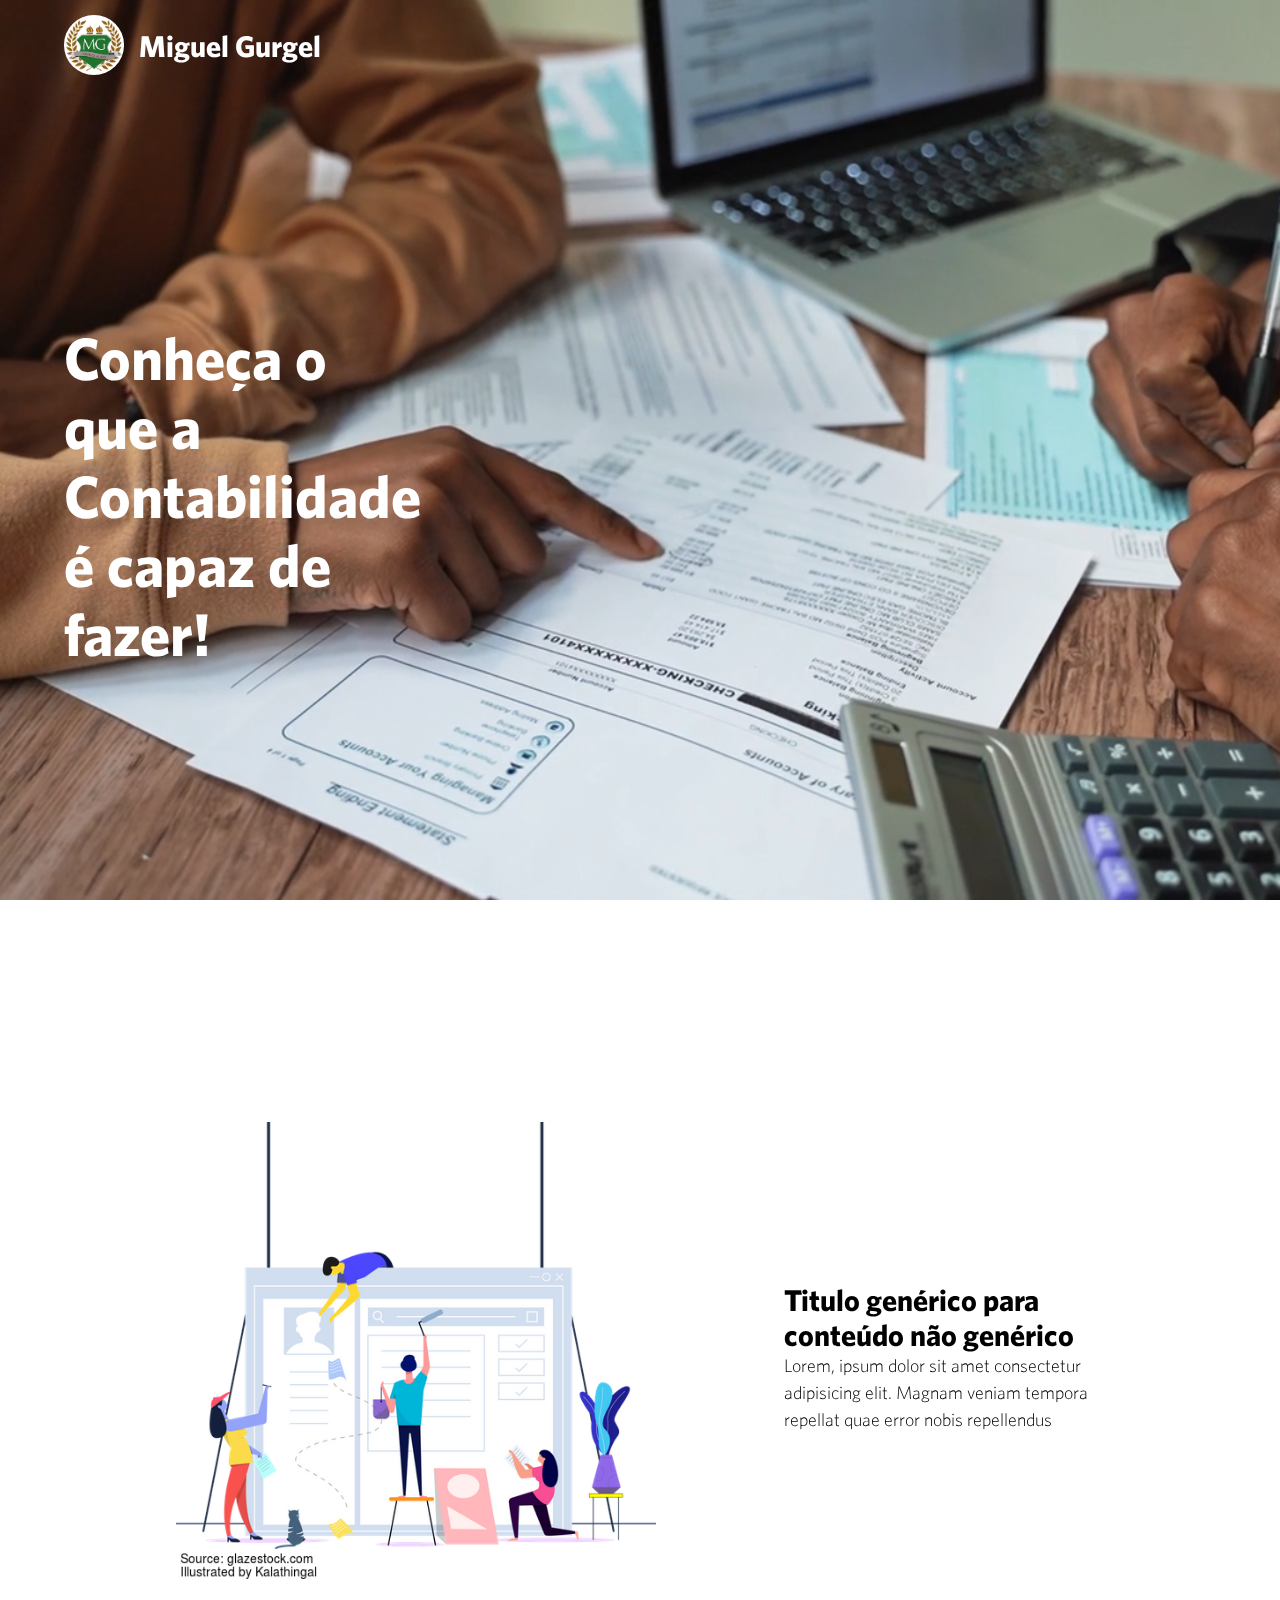
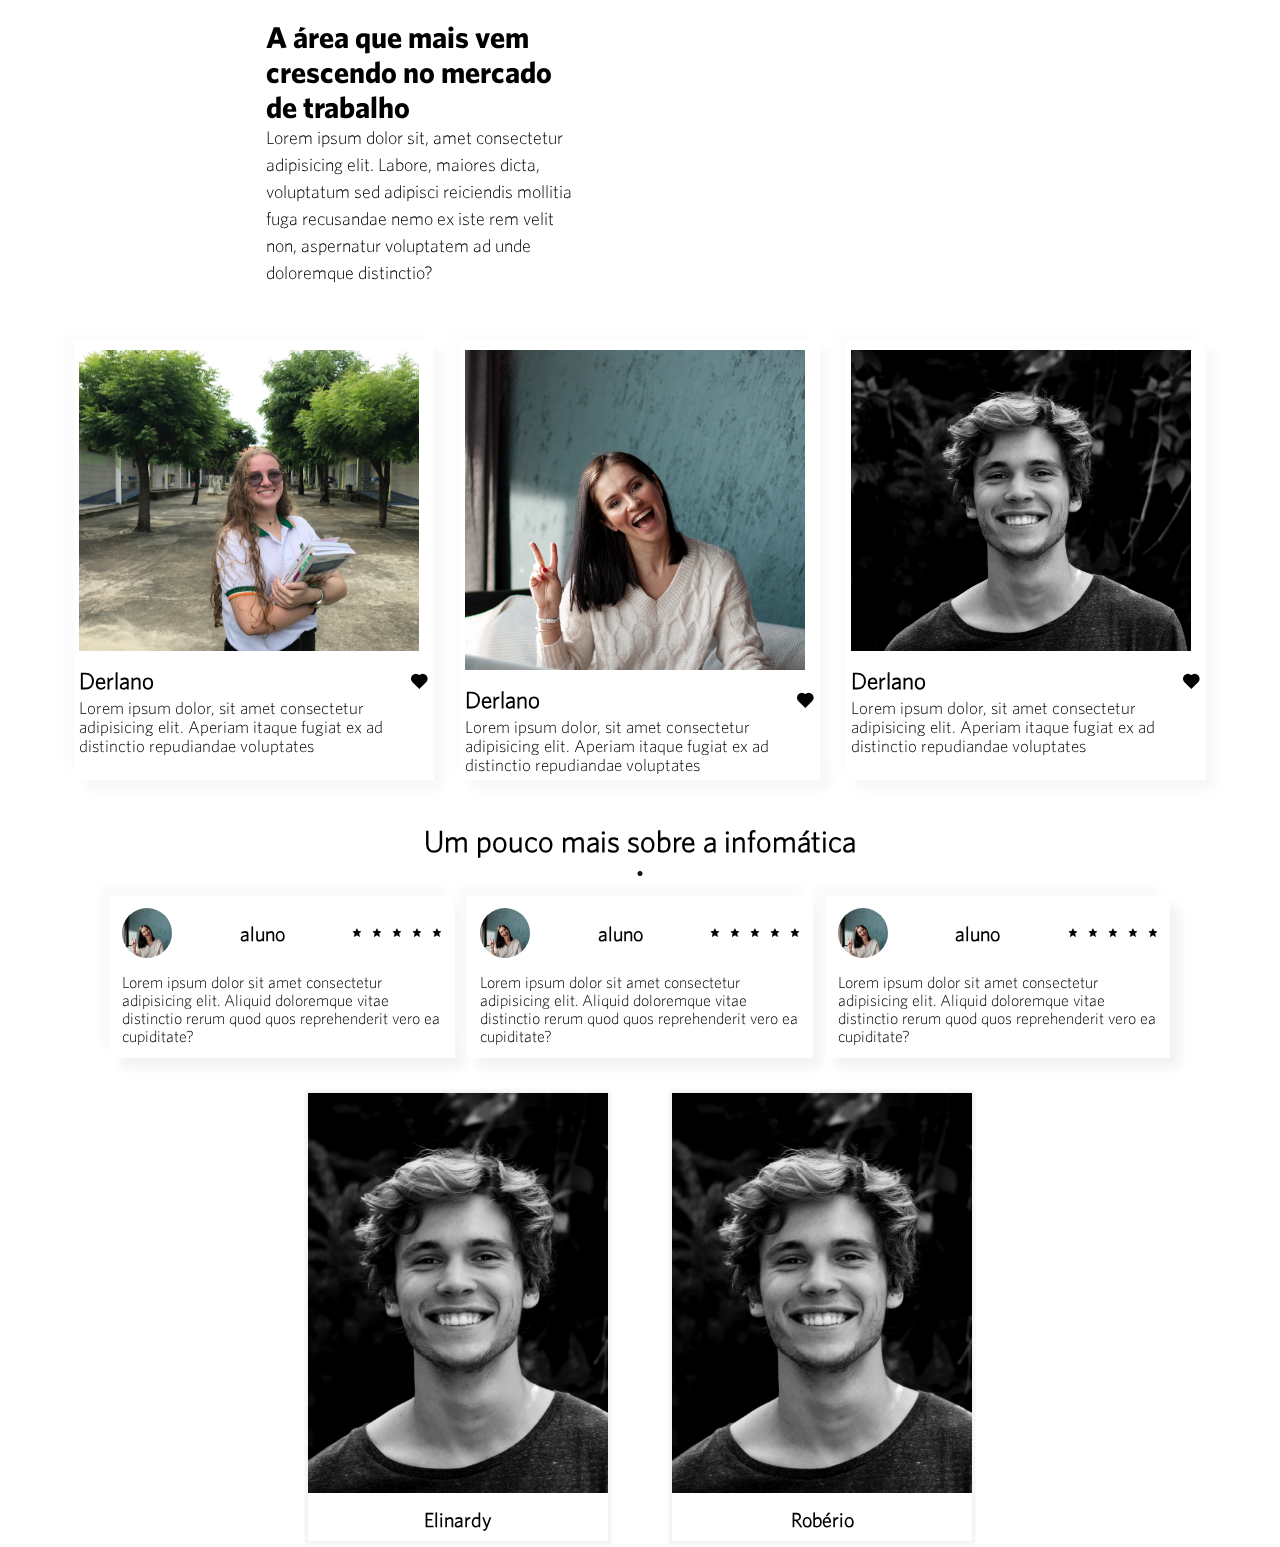
<file: contabilidade.html>
<!DOCTYPE html>
<html lang="pt-br">
<head>
    <meta charset="UTF-8">
    <meta http-equiv="X-UA-Compatible" content="IE=edge">
    <meta name="viewport" content="width=device-width, initial-scale=1.0">
    <link rel="stylesheet" href="cursos.css">
    <link rel="shortcut icon" href="imgs/zlogo.jpg" type="image/x-icon">
    <link href='https://unpkg.com/boxicons@2.1.2/css/boxicons.min.css' rel='stylesheet'>
    <title>MG | Contabilidade</title>
</head>
<body>

    <header>
        <a href="https://uguilherm3.github.io/projeto-escola/">
            <img class="logo" src="imgs/zlogo.jpg">
            <p>Miguel Gurgel</p>
        </a>
    </header>

    <main>
        <video class="video" src="videos/video4.mp4" autoplay loop muted></video>
        <section class="sec1">
            <h1>Conheça o que a Contabilidade é capaz de fazer!</h1>
        </section>
    </main>

    <aside>

        <!--icones-->
        <section class="sec2">
            <div class="cards" data-anime="left">
                <div class="content">
                    <img class="icon1" src="imgs/icon7.svg">
                    <h3>Design</h3>
                </div>
                <div class="content2">
                    <p>Lorem ipsum dolor sit amet consectetur adipisicing elit. Numquam, libero dolorum quos laboriosam ipsum deserunt aut.</p>
                </div>
            </div>
            <div class="cards" data-anime="left">
                <div class="content">
                    <img class="icon2" src="imgs/icon8.svg">
                    <h3>Robótica</h3>
                </div>
                <div class="content2">
                    <p>Lorem ipsum dolor sit amet consectetur adipisicing elit. Numquam, libero dolorum quos laboriosam ipsum deserunt aut.</p>
                </div>
            </div>
            <div class="cards" data-anime="left">
                <div class="content">
                    <img class="icon3" src="imgs/icon9.svg">
                    <h3>Hardware</h3>
                </div>
                <div class="content2">
                    <p>Lorem ipsum dolor sit amet consectetur adipisicing elit. Numquam, libero dolorum quos laboriosam ipsum deserunt aut.</p>
                </div>
            </div>
        </section>

        <!--apresentação-->
        <section class="sec3">
            <img src="imgs/img.png">
            <div class="content">
                <h3>Titulo genérico para conteúdo não genérico</h3>
                <p>Lorem, ipsum dolor sit amet consectetur adipisicing elit. Magnam veniam tempora repellat quae error nobis repellendus</p>
            </div>
        </section>

        <!--estatistica do curso-->
        <section class="sec4">
            <div class="content">
                <h3>A área que mais vem crescendo no mercado de trabalho</h3>
                <p>Lorem ipsum dolor sit, amet consectetur adipisicing elit. Labore, maiores dicta, voluptatum sed adipisci reiciendis mollitia fuga recusandae nemo ex iste rem velit non, aspernatur voluptatem ad unde doloremque distinctio?</p>
            </div>
            <div class="graficos">
                <div class="content2" data-anime="left">
                    <h4>165</h4>
                    <p>Mil</p>
                </div>
                <div class="content2" data-anime="bot">
                    <h4>200</h4>
                    <p>Mil</p>
                </div>
                <div class="content2" data-anime="up">
                    <h4>20+</h4>
                    <p>Mil</p>
                </div>
                <div class="content2" data-anime="right">
                    <h4>1</h4>
                    <p>Milhão</p>
                </div>
            </div>
        </section>

        <!--criações de alunos-->
        <section class="sec5">
            <div class="content">
                <img src="imgs/banner.jpg">
                <img class="img1" src="imgs/img2.png">
                <div class="content2">
                    <h3>Derlano</h3>
                    <i class='bx bxs-heart bx-flip-horizontal' ></i>
                </div>
                <p>Lorem ipsum dolor, sit amet consectetur adipisicing elit. Aperiam itaque fugiat ex ad distinctio repudiandae voluptates</p>
            </div>
            <div class="content">
                <img src="imgs/banner2.jpg">
                <img class="img1" src="imgs/img4.png">
                <div class="content2">
                    <h3>Derlano</h3>
                    <i class='bx bxs-heart bx-flip-horizontal' ></i>
                </div>
                <p>Lorem ipsum dolor, sit amet consectetur adipisicing elit. Aperiam itaque fugiat ex ad distinctio repudiandae voluptates</p>
            </div>
            <div class="content">
                <img src="imgs/banner3.jpg">
                <img class="img1" src="imgs/img3.png">
                <div class="content2">
                    <h3>Derlano</h3>
                    <i class='bx bxs-heart bx-flip-horizontal' ></i>
                </div>
                <p>Lorem ipsum dolor, sit amet consectetur adipisicing elit. Aperiam itaque fugiat ex ad distinctio repudiandae voluptates</p>
            </div>
        </section>

        <!--feedbacks-->
        <section class="sec6">
            <h2 class="titulo">Um pouco mais sobre a infomática</h2>
            <div class="feedbacks">
                <div class="feed">
                    <div class="content">
                        <img src="imgs/banner2.jpg">
                        <h4>aluno</h4>
                        <div class="content2">
                            <i class='bx bxs-star'></i>
                            <i class='bx bxs-star'></i>
                            <i class='bx bxs-star'></i>
                            <i class='bx bxs-star'></i>
                            <i class='bx bxs-star'></i>
                        </div>
                    </div>
                    <p>Lorem ipsum dolor sit amet consectetur adipisicing elit. Aliquid doloremque vitae distinctio rerum quod quos reprehenderit vero ea cupiditate?</p>
                </div>
                <div class="feed">
                    <div class="content">
                        <img src="imgs/banner2.jpg">
                        <h4>aluno</h4>
                        <div class="content2">
                            <i class='bx bxs-star'></i>
                            <i class='bx bxs-star'></i>
                            <i class='bx bxs-star'></i>
                            <i class='bx bxs-star'></i>
                            <i class='bx bxs-star'></i>
                        </div>
                    </div>
                    <p>Lorem ipsum dolor sit amet consectetur adipisicing elit. Aliquid doloremque vitae distinctio rerum quod quos reprehenderit vero ea cupiditate?</p>
                </div>
                <div class="feed">
                    <div class="content">
                        <img src="imgs/banner2.jpg">
                        <h4>aluno</h4>
                        <div class="content2">
                            <i class='bx bxs-star'></i>
                            <i class='bx bxs-star'></i>
                            <i class='bx bxs-star'></i>
                            <i class='bx bxs-star'></i>
                            <i class='bx bxs-star'></i>
                        </div>
                    </div>
                    <p>Lorem ipsum dolor sit amet consectetur adipisicing elit. Aliquid doloremque vitae distinctio rerum quod quos reprehenderit vero ea cupiditate?</p>
                </div>
            </div>
        </section>

        <!--professores-->
        <section class="sec7">
            <div class="profs">
                <div class="content">
                    <img src="imgs/banner3.jpg">
                    <h4>Elinardy</h4>
                </div>
                <div class="content2">
                    <h5>Quem sou?</h5>
                    <div class="content3">
                        <i class='bx bxs-quote-left'></i>
                        <p>Lorem ipsum dolor sit amet consectetur adipisicing elit. Quisquam, culpa laudantium! Doloribus sed nesciunt deleniti accusantium explicabo consectetur eius.</p>
                        <i class='bx bxs-quote-right'></i>
                    </div>
                    <a href="https://www.instagram.com/elinardyandrade/" target="_blank"><i class='bx bxl-instagram'></i>siga-me</a>
                </div>
            </div>
            <div class="profs">
                <div class="content">
                    <img src="imgs/banner3.jpg">
                    <h4>Robério</h4>
                </div>
                <div class="content2">
                    <h5>Quem sou?</h5>
                    <div class="content3">
                        <i class='bx bxs-quote-left'></i>
                        <p>Lorem ipsum dolor sit amet consectetur adipisicing elit. Quisquam, culpa laudantium! Doloribus sed nesciunt deleniti accusantium explicabo consectetur eius.</p>
                        <i class='bx bxs-quote-right'></i>
                    </div>
                    <a href="https://www.instagram.com/roberio.ma/" target="_blank"><i class='bx bxl-instagram'></i>siga-me</a>
                </div>
            </div>
        </section>

    </aside>

    <script src="script1.js"></script>
</body>
</html>
</file>
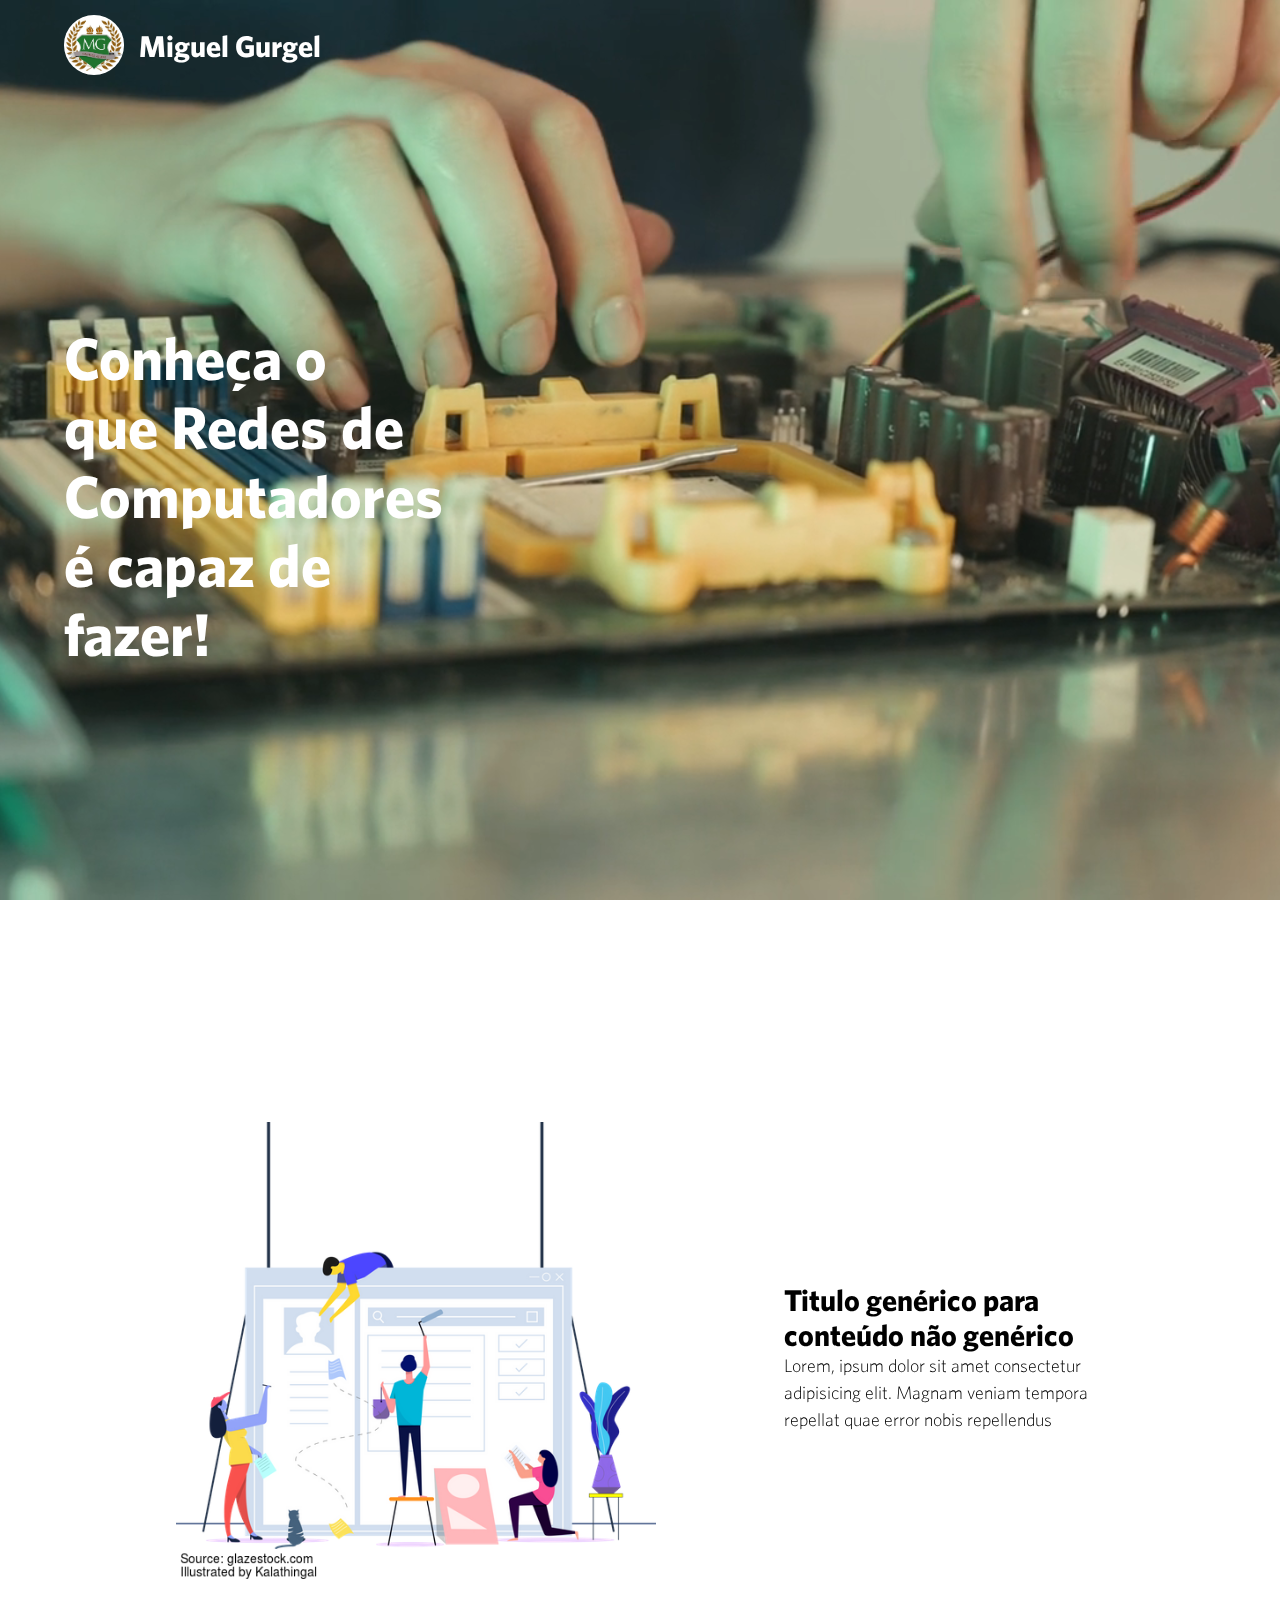
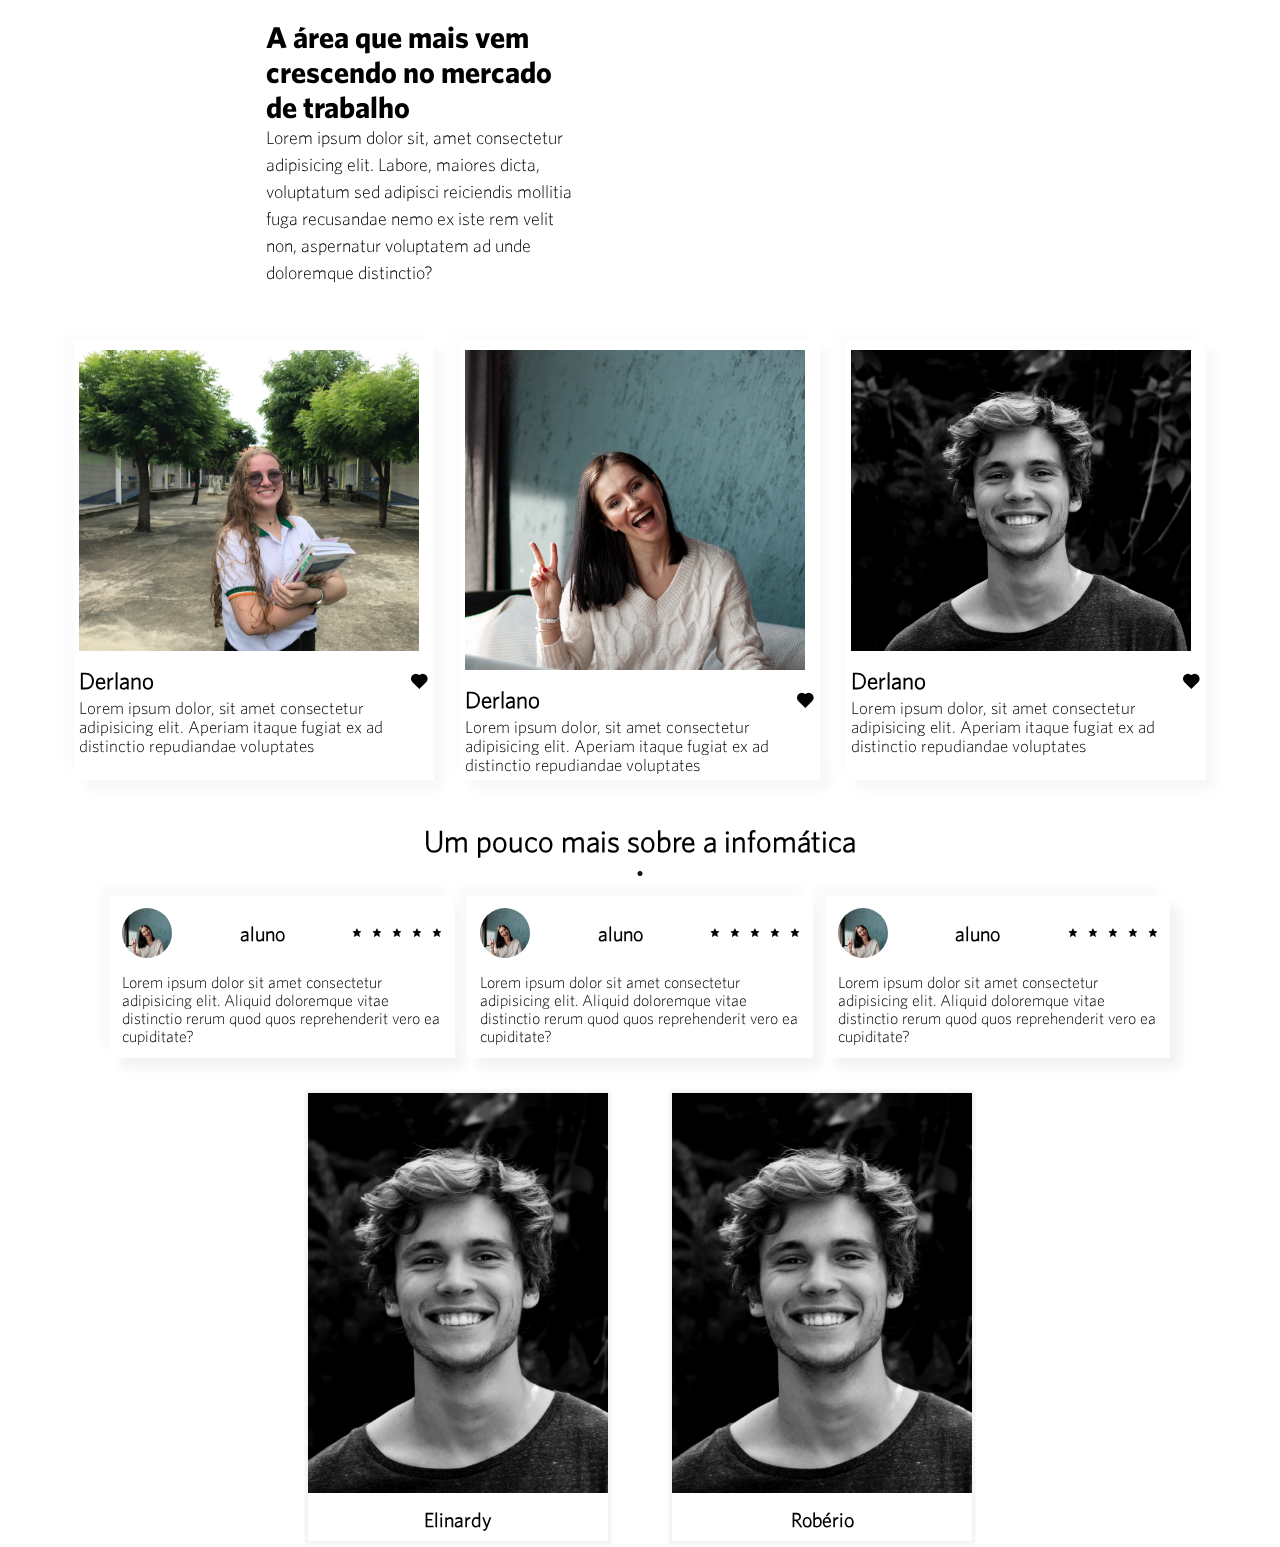
<file: redes.html>
<!DOCTYPE html>
<html lang="pt-br">
<head>
    <meta charset="UTF-8">
    <meta http-equiv="X-UA-Compatible" content="IE=edge">
    <meta name="viewport" content="width=device-width, initial-scale=1.0">
    <link rel="stylesheet" href="cursos.css">
    <link rel="shortcut icon" href="imgs/zlogo.jpg" type="image/x-icon">
    <link href='https://unpkg.com/boxicons@2.1.2/css/boxicons.min.css' rel='stylesheet'>
    <title>MG | Redes de Computadores</title>
</head>
<body>

    <header>
        <a href="https://uguilherm3.github.io/projeto-escola/">
            <img class="logo" src="imgs/zlogo.jpg">
            <p>Miguel Gurgel</p>
        </a>
    </header>

    <main>
        <video class="video" src="videos/video5.mp4" autoplay loop muted></video>
        <section class="sec1">
            <h1>Conheça o que Redes de Computadores é capaz de fazer!</h1>
        </section>
    </main>

    <aside>

        <!--icones-->
        <section class="sec2">
            <div class="cards" data-anime="left">
                <div class="content">
                    <img class="icon1" src="imgs/icon10.svg">
                    <h3>Design</h3>
                </div>
                <div class="content2">
                    <p>Lorem ipsum dolor sit amet consectetur adipisicing elit. Numquam, libero dolorum quos laboriosam ipsum deserunt aut.</p>
                </div>
            </div>
            <div class="cards" data-anime="left">
                <div class="content">
                    <img class="icon2" src="imgs/icon11.svg">
                    <h3>Robótica</h3>
                </div>
                <div class="content2">
                    <p>Lorem ipsum dolor sit amet consectetur adipisicing elit. Numquam, libero dolorum quos laboriosam ipsum deserunt aut.</p>
                </div>
            </div>
            <div class="cards" data-anime="left">
                <div class="content">
                    <img class="icon3" src="imgs/icon12.svg">
                    <h3>Hardware</h3>
                </div>
                <div class="content2">
                    <p>Lorem ipsum dolor sit amet consectetur adipisicing elit. Numquam, libero dolorum quos laboriosam ipsum deserunt aut.</p>
                </div>
            </div>
        </section>

        <!--apresentação-->
        <section class="sec3">
            <img src="imgs/img.png">
            <div class="content">
                <h3>Titulo genérico para conteúdo não genérico</h3>
                <p>Lorem, ipsum dolor sit amet consectetur adipisicing elit. Magnam veniam tempora repellat quae error nobis repellendus</p>
            </div>
        </section>

        <!--estatistica do curso-->
        <section class="sec4">
            <div class="content">
                <h3>A área que mais vem crescendo no mercado de trabalho</h3>
                <p>Lorem ipsum dolor sit, amet consectetur adipisicing elit. Labore, maiores dicta, voluptatum sed adipisci reiciendis mollitia fuga recusandae nemo ex iste rem velit non, aspernatur voluptatem ad unde doloremque distinctio?</p>
            </div>
            <div class="graficos">
                <div class="content2" data-anime="left">
                    <h4>165</h4>
                    <p>Mil</p>
                </div>
                <div class="content2" data-anime="bot">
                    <h4>200</h4>
                    <p>Mil</p>
                </div>
                <div class="content2" data-anime="up">
                    <h4>20+</h4>
                    <p>Mil</p>
                </div>
                <div class="content2" data-anime="right">
                    <h4>1</h4>
                    <p>Milhão</p>
                </div>
            </div>
        </section>

        <!--criações de alunos-->
        <section class="sec5">
            <div class="content">
                <img src="imgs/banner.jpg">
                <img class="img1" src="imgs/img2.png">
                <div class="content2">
                    <h3>Derlano</h3>
                    <i class='bx bxs-heart bx-flip-horizontal' ></i>
                </div>
                <p>Lorem ipsum dolor, sit amet consectetur adipisicing elit. Aperiam itaque fugiat ex ad distinctio repudiandae voluptates</p>
            </div>
            <div class="content">
                <img src="imgs/banner2.jpg">
                <img class="img1" src="imgs/img4.png">
                <div class="content2">
                    <h3>Derlano</h3>
                    <i class='bx bxs-heart bx-flip-horizontal' ></i>
                </div>
                <p>Lorem ipsum dolor, sit amet consectetur adipisicing elit. Aperiam itaque fugiat ex ad distinctio repudiandae voluptates</p>
            </div>
            <div class="content">
                <img src="imgs/banner3.jpg">
                <img class="img1" src="imgs/img3.png">
                <div class="content2">
                    <h3>Derlano</h3>
                    <i class='bx bxs-heart bx-flip-horizontal' ></i>
                </div>
                <p>Lorem ipsum dolor, sit amet consectetur adipisicing elit. Aperiam itaque fugiat ex ad distinctio repudiandae voluptates</p>
            </div>
        </section>

        <!--feedbacks-->
        <section class="sec6">
            <h2 class="titulo">Um pouco mais sobre a infomática</h2>
            <div class="feedbacks">
                <div class="feed">
                    <div class="content">
                        <img src="imgs/banner2.jpg">
                        <h4>aluno</h4>
                        <div class="content2">
                            <i class='bx bxs-star'></i>
                            <i class='bx bxs-star'></i>
                            <i class='bx bxs-star'></i>
                            <i class='bx bxs-star'></i>
                            <i class='bx bxs-star'></i>
                        </div>
                    </div>
                    <p>Lorem ipsum dolor sit amet consectetur adipisicing elit. Aliquid doloremque vitae distinctio rerum quod quos reprehenderit vero ea cupiditate?</p>
                </div>
                <div class="feed">
                    <div class="content">
                        <img src="imgs/banner2.jpg">
                        <h4>aluno</h4>
                        <div class="content2">
                            <i class='bx bxs-star'></i>
                            <i class='bx bxs-star'></i>
                            <i class='bx bxs-star'></i>
                            <i class='bx bxs-star'></i>
                            <i class='bx bxs-star'></i>
                        </div>
                    </div>
                    <p>Lorem ipsum dolor sit amet consectetur adipisicing elit. Aliquid doloremque vitae distinctio rerum quod quos reprehenderit vero ea cupiditate?</p>
                </div>
                <div class="feed">
                    <div class="content">
                        <img src="imgs/banner2.jpg">
                        <h4>aluno</h4>
                        <div class="content2">
                            <i class='bx bxs-star'></i>
                            <i class='bx bxs-star'></i>
                            <i class='bx bxs-star'></i>
                            <i class='bx bxs-star'></i>
                            <i class='bx bxs-star'></i>
                        </div>
                    </div>
                    <p>Lorem ipsum dolor sit amet consectetur adipisicing elit. Aliquid doloremque vitae distinctio rerum quod quos reprehenderit vero ea cupiditate?</p>
                </div>
            </div>
        </section>

        <!--professores-->
        <section class="sec7">
            <div class="profs">
                <div class="content">
                    <img src="imgs/banner3.jpg">
                    <h4>Elinardy</h4>
                </div>
                <div class="content2">
                    <h5>Quem sou?</h5>
                    <div class="content3">
                        <i class='bx bxs-quote-left'></i>
                        <p>Lorem ipsum dolor sit amet consectetur adipisicing elit. Quisquam, culpa laudantium! Doloribus sed nesciunt deleniti accusantium explicabo consectetur eius.</p>
                        <i class='bx bxs-quote-right'></i>
                    </div>
                    <a href="https://www.instagram.com/elinardyandrade/" target="_blank"><i class='bx bxl-instagram'></i>siga-me</a>
                </div>
            </div>
            <div class="profs">
                <div class="content">
                    <img src="imgs/banner3.jpg">
                    <h4>Robério</h4>
                </div>
                <div class="content2">
                    <h5>Quem sou?</h5>
                    <div class="content3">
                        <i class='bx bxs-quote-left'></i>
                        <p>Lorem ipsum dolor sit amet consectetur adipisicing elit. Quisquam, culpa laudantium! Doloribus sed nesciunt deleniti accusantium explicabo consectetur eius.</p>
                        <i class='bx bxs-quote-right'></i>
                    </div>
                    <a href="https://www.instagram.com/roberio.ma/" target="_blank"><i class='bx bxl-instagram'></i>siga-me</a>
                </div>
            </div>
        </section>

    </aside>

    <script src="script1.js"></script>
</body>
</html>
</file>
<file: cursos.css>
*{
    margin: 0;
    padding: 0;
    font-family: "whit";
}
@font-face {
    font-family: "whit";
    src: url(whitneylight.otf);
}
@font-face {
    font-family: "whitb";
    src: url(whitneybold.otf);
}
@keyframes time {
    100%{
        width: 100%;
    }
}
.topo{
    cursor: pointer;
}
[data-anime]{
    opacity: 0;
    transition: 1s ease;
}
[data-anime="left"]{
    transform: translate3d(-80px, 0, 0);
}
[data-anime="right"]{
    transform: translate3d(80px, 0, 0);
}
[data-anime="up"]{
    transform: translate3d(0px, 80px, 0);
}
[data-anime="bot"]{
    transform: translate3d(0px, -80px, 0px);
}
[data-anime].anima{
    opacity: 1;
    transform: translate3d(0px, 0px, 0px);
}
body{
    overflow-x: hidden;
}
header{
    display: flex;
    justify-content: flex-start;
    margin-left: 5%;
    height: 10vh;
}
.logo{
    width: min(60px, 10vw);
    border-radius: 50%;
}
header a{
    text-decoration: none;
    display: flex;
    align-items: center;
    gap: 15px;
}
header p{
    font-size: min(30px, 5vw);
    font-family: "whitb";
    color: #ffffff;
}
main{
}
.sec1{
    height: 90vh;
    display: flex;
    align-items: flex-start;
    justify-content: center;
    flex-direction: column;
    gap: 5%;
    margin-left: 5%;
    position: relative;
}
.btn{
    font-size: 17px;
    font-weight: 600;
    background-color: #fff;
    padding: 0.5% 1%;
    color: #121212;
    cursor: pointer;
    border: none;
    border-radius: 15px;
}
h1{
    color: #ffffff;
    font-family: "whitb";
    font-size: min(60px, 7vw);
    width: 30%;
}
.video{
    position: absolute;
    top: 0;
    width: 100%;
    height: 100vh;
    object-fit: cover;
    z-index: -1;
}
span{
    font-family: "whitb";
}
aside{
}
.titulo{
    text-align: center;
    font-size: 30px;
    padding: 1%;
    position: relative;
    margin-bottom: 2%;
}
.titulo::after{
    position: absolute;
    content: "";
    left: 50%;
    transform: translateX(-50%);
    bottom: -5px;
    height: 5px;
    width: 5px;
    border-radius: 5px;
    background-color: #121212;
    transition: 0.3s ease-in;
}
.sec2{
    margin-top: 30px;
    display: flex;
    justify-content: center;
    flex-wrap: wrap;
    gap: 5%;
}
.cards{
    display: flex;
    flex-direction: column;
    gap: 15px;
    width: 300px;
    padding: 1.5%;
    background-color: #fff;
    border-radius: 10px;
    box-shadow: 10px 10px 10px #f7f7f7,
    -10px -10px 10px #fcfcfc;
    transition: 0.5s ease;
    cursor: default;
    margin-bottom: 1%;
}
.cards:hover{
    transform: translateY(-10px);
    box-shadow: 15px 15px 15px #eeeeee,
    -10px -10px 10px #f5f5f500;
}
.cards img{
    width: 50px;
    padding: 1%;
}
.icon1{
    border-radius: 57% 43% 40% 60% / 68% 47% 53% 32%;
}
.icon2{
    border-radius: 34% 66% 60% 40% / 41% 50% 50% 59%;
}
.icon3{
    border-radius: 50% 50% 72% 28% / 41% 36% 64% 59%;
}
.sec2 .content{
    display: flex;
    align-items: center;
    gap: 5%;
    width: 100%;
    margin-bottom: 1%;
}
.sec2 h3{
    font-family: "whitb";
    font-size: 23px;
}
.sec2 p{
    line-height: 1.400;
}
/*apresentação*/
.sec3{
    display: flex;
    justify-content: center;
    align-items: center;
    flex-wrap: wrap;
    gap: 10%;
}
.sec3 img{
    width: min(30em,90vw);
    margin-bottom: 15px;
}
.sec3 .content{
    width: 20em;
    display: flex;
    flex-direction: column; 
    justify-content: center;  
}
.sec3 h3{
    font-size: 30px;
    font-family: "whitb";
}
.sec3 p{
    font-size: 18px;
    line-height: 1.500;
}
/*estatisticas*/
.sec4{
    margin-top: 2%;
    display: flex;
    align-items: center;
    justify-content: center;
    flex-wrap: wrap;
    gap: 10%;
}
.sec4 .content{
    display: flex;
    flex-direction: column;
    width: 20em;
    margin-bottom: 15px;
}
.sec4 h3{
    font-size: 30px;
    font-family: "whitb";
}
.sec4 p{
    font-size: 18px;
    line-height: 1.500;
}
.graficos{
    display: flex;
    gap: 5%;
    flex-wrap: wrap;
    width: 300px;
}
.sec4 .content2{
    display: flex;
    flex-direction: column;
    align-items: center;
    justify-content: center;
    width: 120px;
    height: 120px;
    margin-bottom: 5%;
    box-shadow: 0px 0px 10px 1px rgba(160, 160, 160, 0.274);
    transition: 0.3s ease;
}
.sec4 .content2 img{
    width: 50%;
}
.sec4 .content2:hover{
    transform: scale(105%);
    box-shadow: 0px 0px 10px 5px rgba(180, 180, 180, 0.274);
}
/*criações de alunos*/
.sec5{
    display: flex;
    justify-content: center;
    align-items: center;
    flex-wrap: wrap;
    gap: 2%;
    margin-top: 3%;
}
.sec5 .content{
    display: flex;
    flex-direction: column;
    width: 350px;
    transition: 0.3s ease;
    box-shadow: 10px 10px 10px #f8f8f8,
    -10px -10px 10px #fcfcfc;
    padding: 10px 5px;
    height: 420px;
    transition: box-shadow 0.3s, transform 1s, opacity 1s;
}
.sec5 .content:hover{
    transform: translateY(-10px);
    box-shadow: 15px 15px 15px #eeeeee,
    -10px -10px 10px #f5f5f5;
}
.sec5 img{
    height: 20em;
    width: 340px;
    object-fit: cover;
}
.sec5 .img1{
    height: 20em;
    width: 340px;
    opacity: 0;
    position: absolute;
    transition: 0.3s ease-in;
}
.sec5 .content .img1:hover{
    opacity: 1;
}
.sec5 h3{
    font-size: 23px;
    font-family: "whit";
    font-weight: 900;
}
.sec5 i{
    font-size: 20px;
}
.sec5 p{
    font-size: 17px;
    margin-top: 1%;
    margin-bottom: 15px;
}
.sec5 .content2{
    display: flex;
    align-items: center;
    justify-content: space-between;
    margin-top: 5%;
}
.back{
    
}
/*feedbacks*/
.sec6{
    display: flex;
    justify-content: center;
    flex-direction: column;
    align-items: center;
    margin-top: 1.5%;
    padding: 1%;
}
.sec6:hover .titulo::after{
    width: 50px;
}
.feedbacks{
    display: flex;
    width: 100%;
    flex-wrap: wrap;
    justify-content: center;
    gap: 1%;
}
.feed{
    width: 20em;
    padding: 1%;
    box-shadow: 10px 10px 10px #f3f3f3,
             -10px -10px 10px #fafafa;
    cursor: default;
    background-color: #fff;
    margin-bottom: 10px;
    transition: box-shadow 0.3s, transform 1s, opacity 1s;
}
.feed:hover{
    box-shadow: 15px 15px 15px #eeeeee,
             -15px -15px 15px #eeeeee;
}
.feed img{
    width: 50px;
    height: 50px;
    object-fit: cover;
    border-radius: 50%;
}
.feed .content{
    display: flex;
    align-items: center;
    justify-content: space-between;
}
.feed h4{
    font-size: 20px;
    white-space: nowrap;
}
.feed p{
    margin-top: 15px;
}
.feed i{
    font-size: 10px;
}
.feed .content2{
    display: flex;
    align-items: center;
    gap: 10px;
}
/*professores*/
.sec7{
    display: flex;
    justify-content: center;
    flex-wrap: wrap;
    gap: 5%;
    margin-top: 1%;
}
.profs{
    display: flex;
    gap: 1%;
    box-shadow: 0px 0px 3px 3px rgba(185, 185, 185, 0.192);
    background-color: #fff;
    cursor: default;
}
.profs img{
    width: min(50vw, 300px);
    height: 400px;
    object-fit: cover;
}
.profs .content{
    display: flex;
    flex-direction: column;
    align-items: center;
    gap: 15px;
    height: 100%;
}
.profs h4{
    font-size: 20px;
    margin-bottom: 10px;
}
.profs .content2{
    display: flex;
    align-items: center;
    justify-content: space-around;
    flex-direction: column;
    width: 0;
    opacity: 0;
    padding: 1%;
    height: 100%;
    overflow: hidden;
    transition: 0.5s ease;
}
.profs:hover .content2{
    width: min(45vw, 300px);
    opacity: 1;
}
.profs h5{
    font-size: 17px;
    font-weight: 900;
    white-space: nowrap;
}
.profs .content3{
    display: flex;
    align-items: center;
    flex-direction: column;
    gap: 15px;
}
.profs i{
    font-size: 25px;
    text-decoration: none;
}
.profs a{
    white-space: nowrap;
    text-decoration: none;
    display: flex;
    align-items: center;
    gap: 5px;
    color: #121212;
}
.profs a:hover i{
    transform: rotate(360deg);
    transition: 0.6s ease;
    color: orange;
}
/*footer*/
footer{
    background-color: #121212;
    padding: 15px;
}
.logo2{
    width: min(60px, 10vw);
    object-fit: cover;
    border-radius: 100%;
}
.roda{
    display: flex;
    justify-content: space-around;
    align-items: center;
    white-space: nowrap;
}
.item{
    padding: 1%;
    margin: 5px;
    font-size: min(15px, 2.5vw);
}
footer a{
    white-space: nowrap;
    text-decoration: none;
    color: #BFBFBF;
    font-family: "whit";
    font-size: min(15px,2.5vw);
}
footer a:hover{
    color: #ffffff;
    text-decoration: underline;
}
.rodape{
    display: flex;
    justify-content: center;
    align-items: center;
    gap: 15px;
    margin-top: 2%; 
    position: relative;
}
.rodape::after{
    position: absolute;
    content: "";
    height: 0.1px;
    width: 5%;
    top: -10px;
    background-color: #BFBFBF;
    transition: 0.4s ease;
}
footer:hover .rodape::after{
    width: 40%;
}
.rodape i{
    color: #BFBFBF;
    font-size: min(30px, 5vw);
    cursor: pointer;
}
.rodape i:hover{
    color: #ffffff;
}
.fim{
    color: #BFBFBF;
}
.mencoes{
    display: flex;
    justify-content: center;
    align-items: center;
    flex-direction: column;
    gap: 10px;
    margin-top: 2%;
    color: #bfbfbf96;
    font-family: "whit";
    font-size: min(15px,2.5vw);;
}
.mencoes i{
    color: rgb(255, 83, 83);
}
#icon1{
    color: #BFBFBF;
}
/*cursos css*/
.info{
    color: #c2f6ff;
}
.informatica{
    background-color: #c2f6ff;
}
.mult{
    color: #fac2ff;
}
.multimidia{
    background-color: #fac2ff;
}
.ctb{
    color: #ffe3c2;
}
.contabilidade{
    background-color: #ffe3c2;
}
</file>
